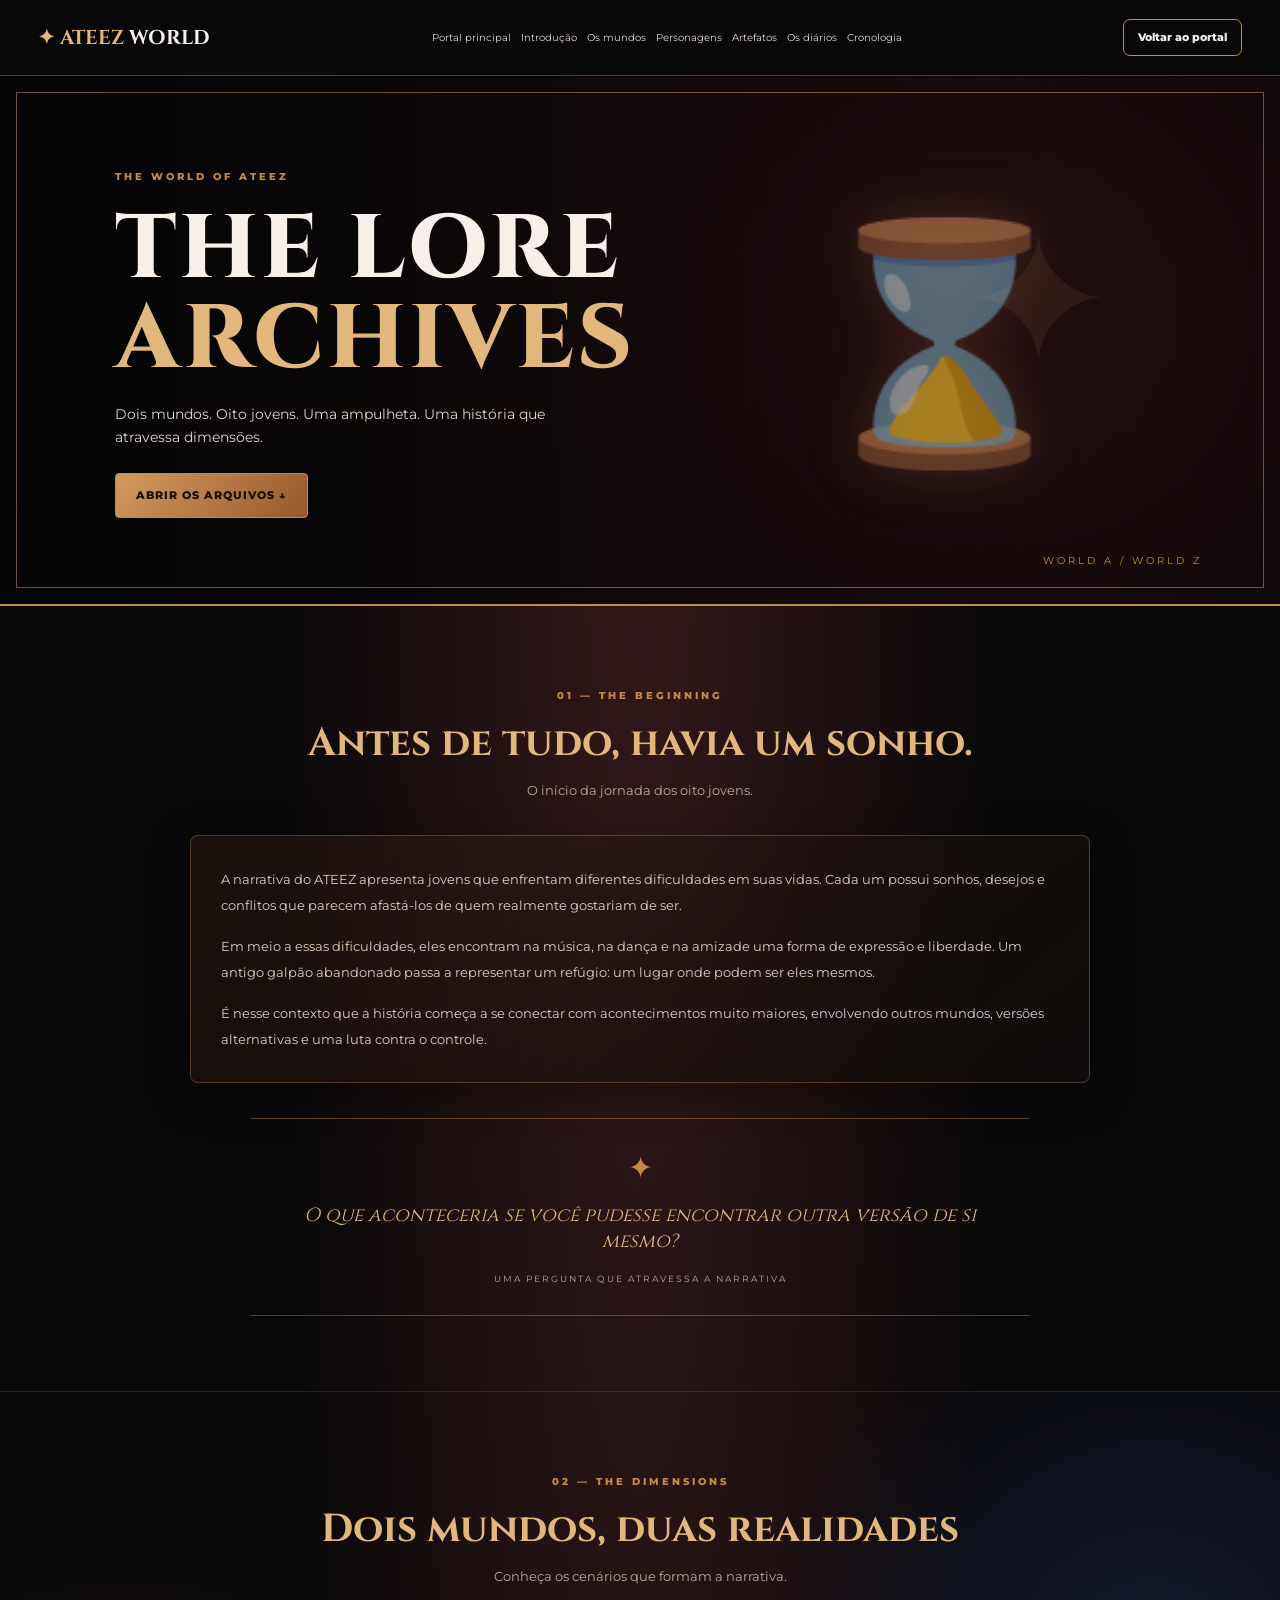
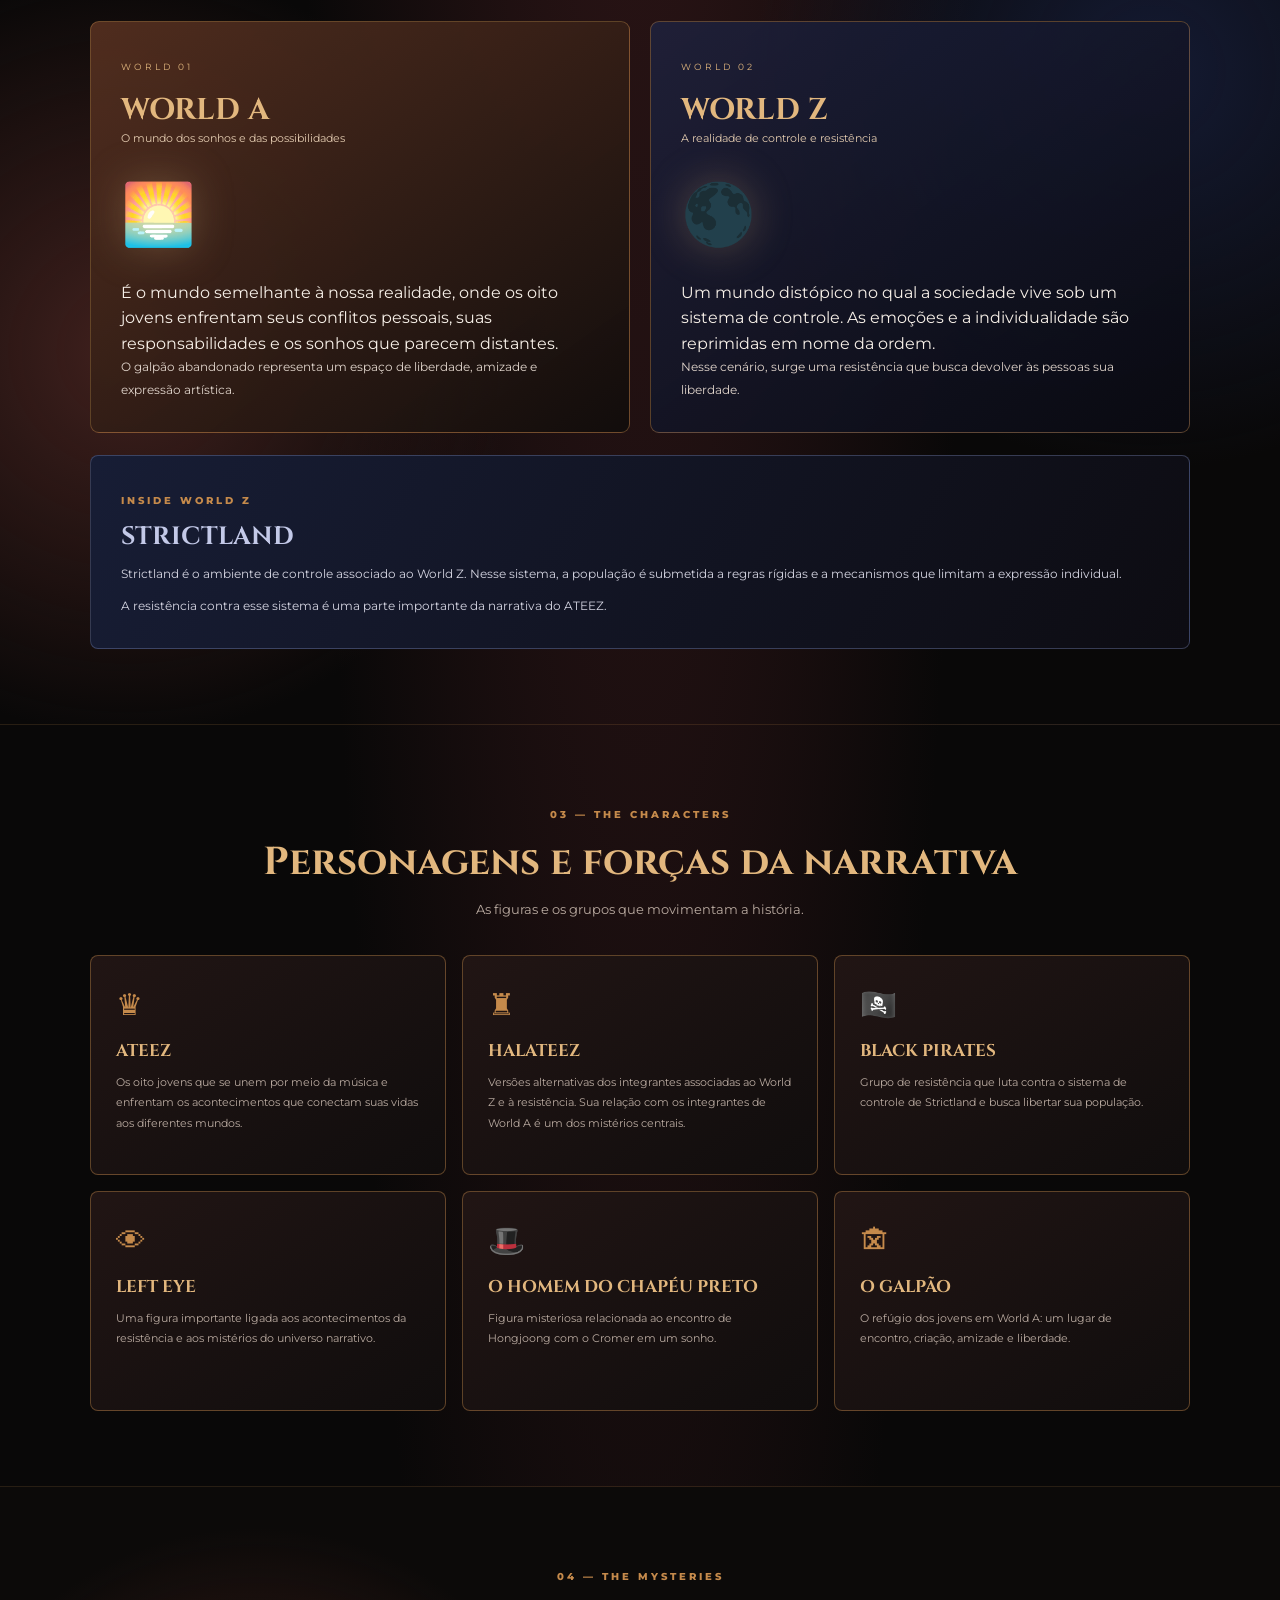
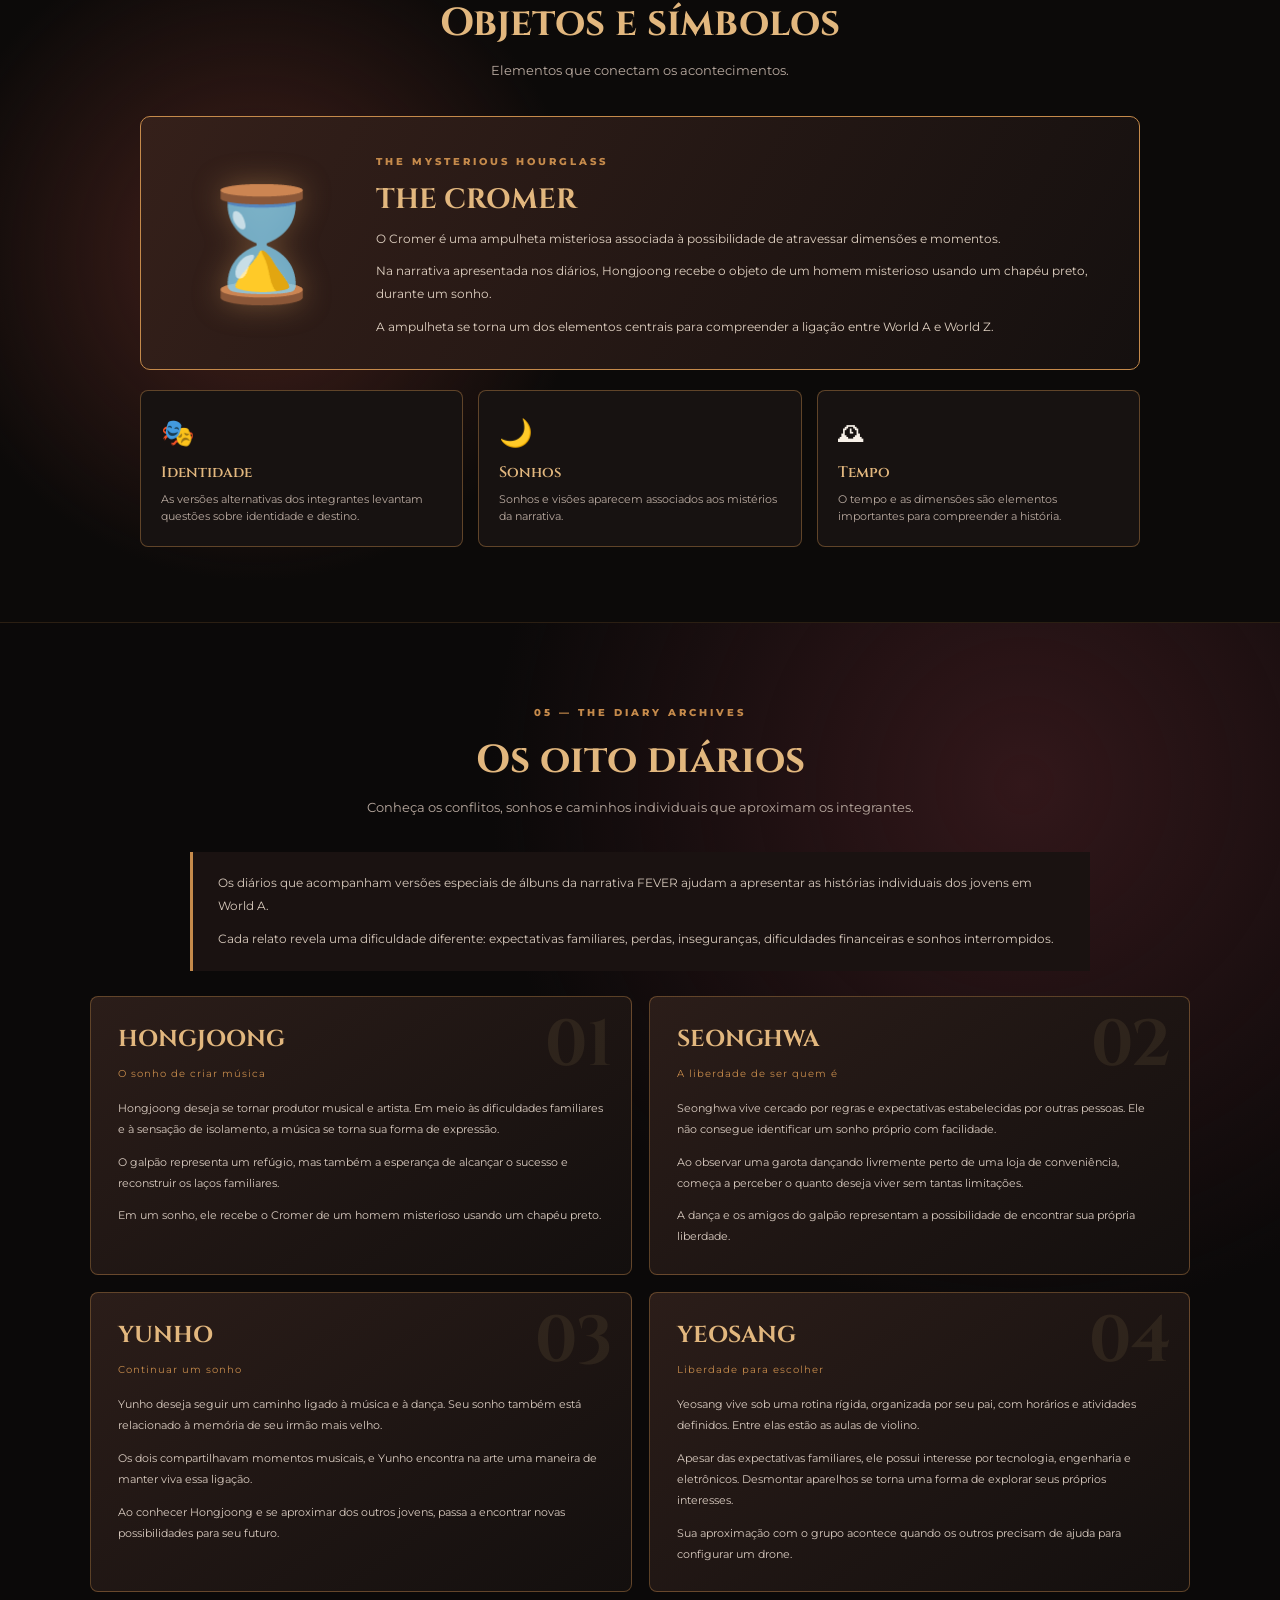
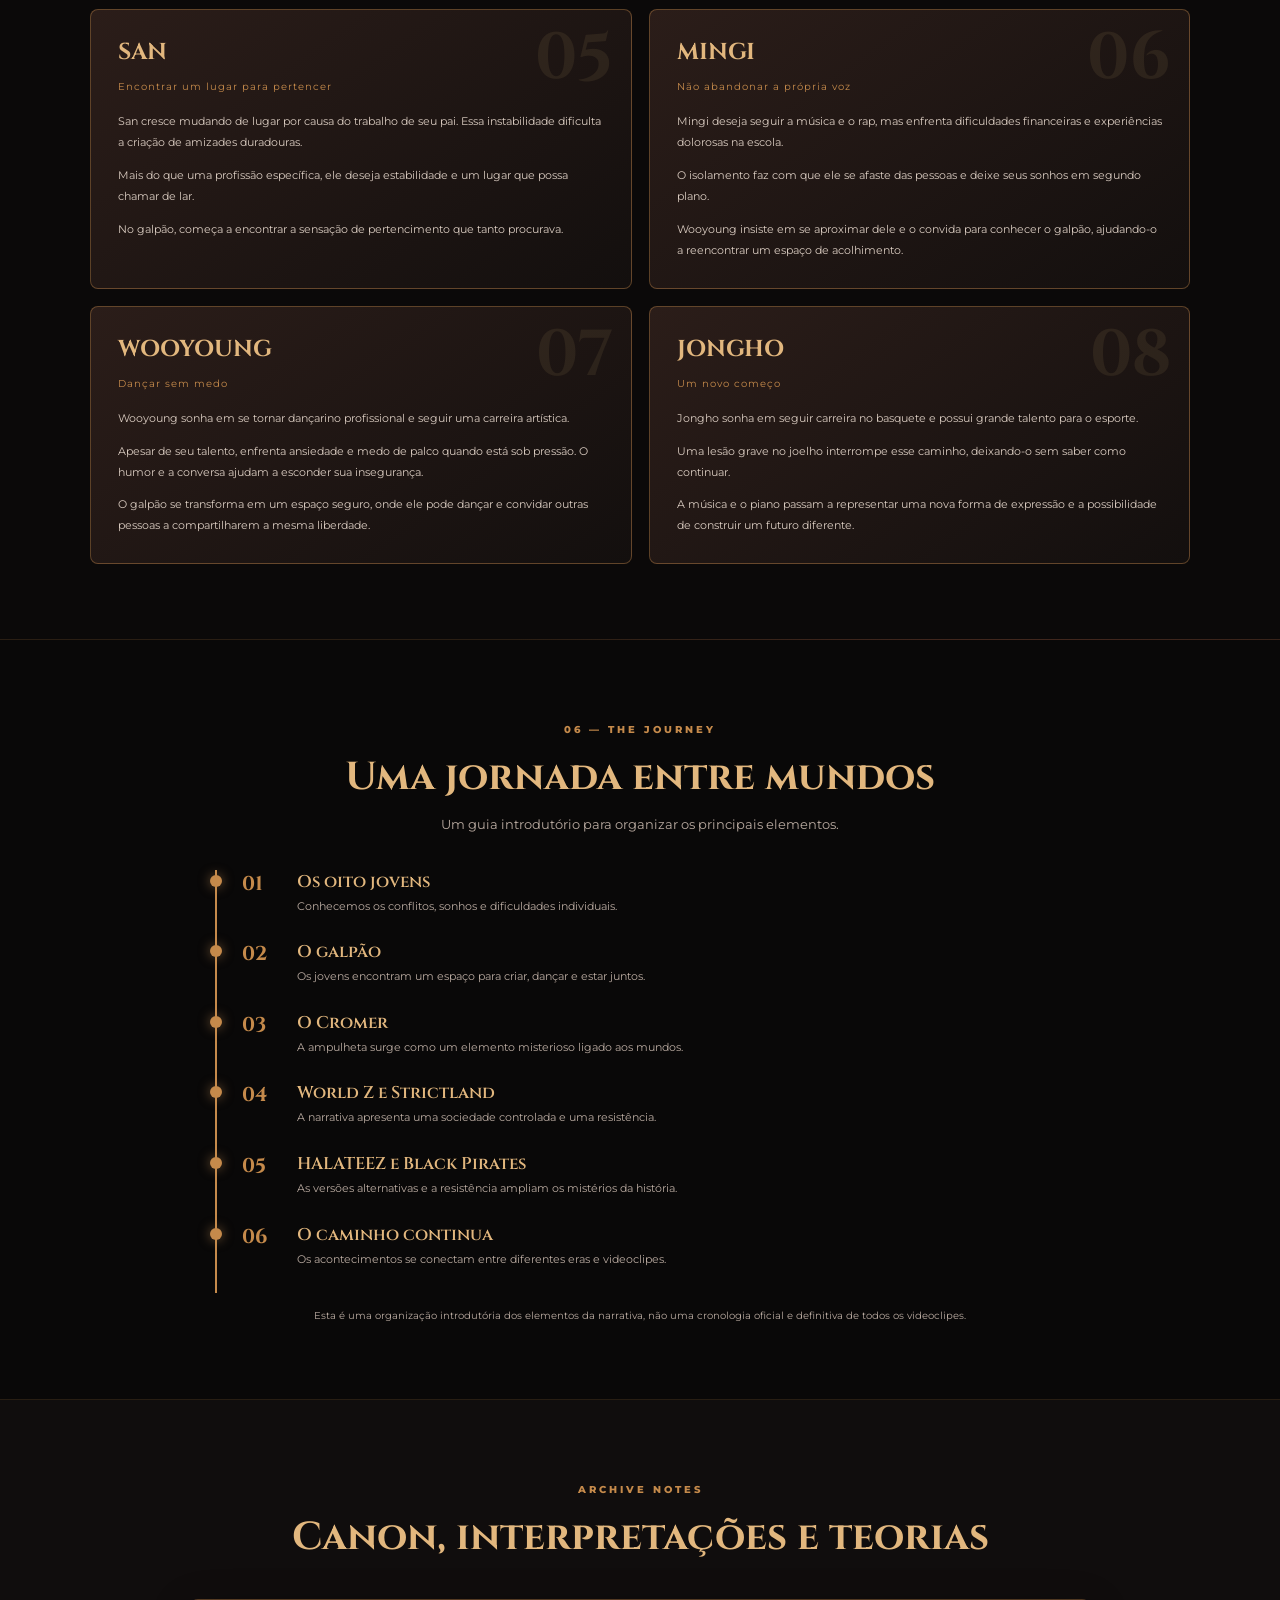
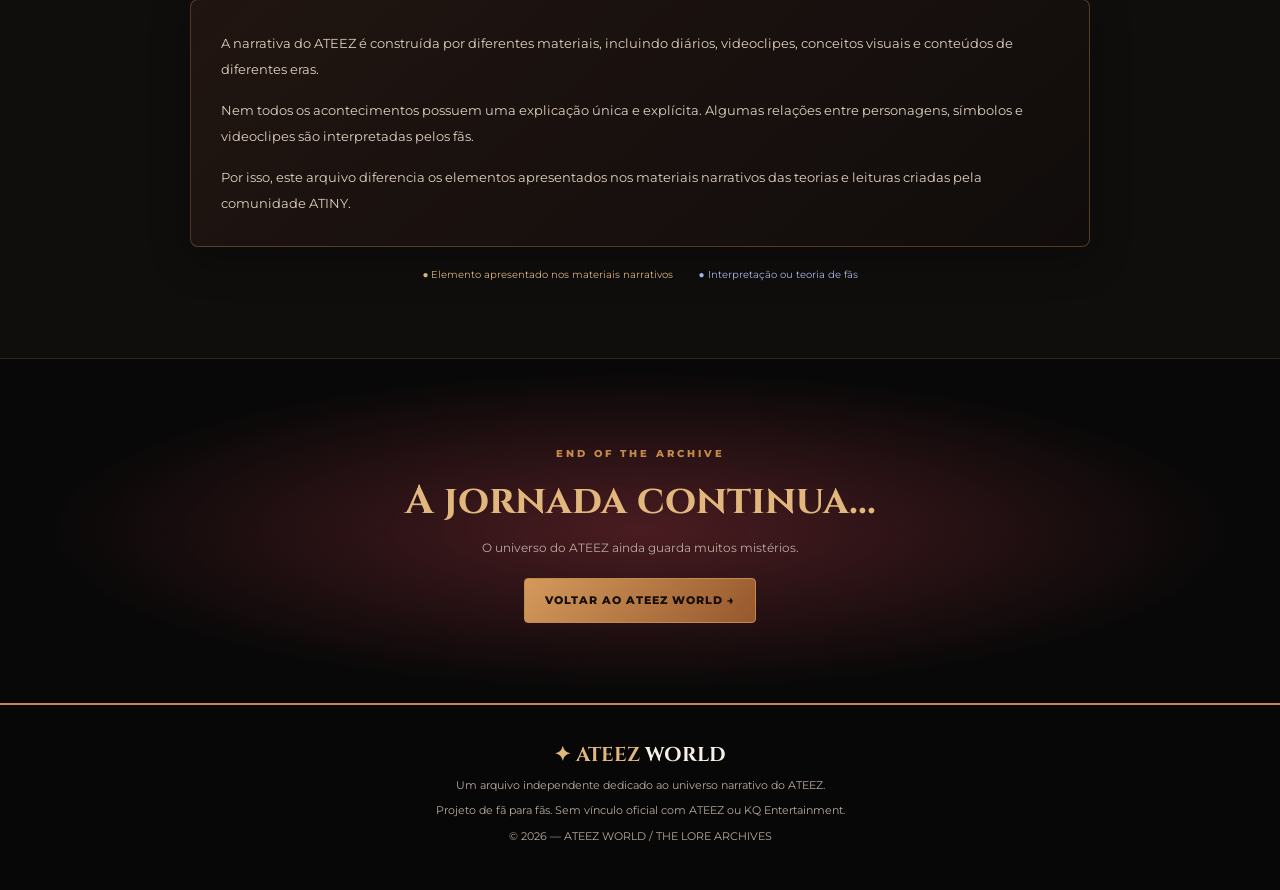
<file: lore.html>
<!DOCTYPE html>
<html lang="pt-BR">
<head>
    <meta charset="UTF-8">
    <meta name="viewport" content="width=device-width, initial-scale=1.0">

    <meta name="description" content="ATEEZ WORLD — Explore a lore do ATEEZ, World A, World Z, Cromer, HALATEEZ e os diários dos oito integrantes.">

    <title>ATEEZ WORLD | The Lore Archives</title>

    <link rel="preconnect" href="https://fonts.googleapis.com">
    <link rel="preconnect" href="https://fonts.gstatic.com" crossorigin>

    <link href="https://fonts.googleapis.com/css2?family=Cinzel:wght@400;500;600;700;800&family=Montserrat:wght@400;500;600;700;800&display=swap" rel="stylesheet">

    <link rel="stylesheet" href="style.css">
    <link rel="stylesheet" href="lore.css">

    <script src="main.js" defer></script>
</head>

<body class="lore-page">

<header class="site-header">
    <a href="index.html" class="logo">✦ ATEEZ <span>WORLD</span></a>

    <button class="menu-toggle" id="menuToggle" aria-label="Abrir menu" aria-expanded="false">☰</button>

    <nav id="mainNav">
        <a href="index.html">Portal principal</a>
        <a href="#introducao">Introdução</a>
        <a href="#mundos">Os mundos</a>
        <a href="#personagens">Personagens</a>
        <a href="#artefatos">Artefatos</a>
        <a href="#diarios">Os diários</a>
        <a href="#cronologia">Cronologia</a>
    </nav>

    <div class="account-actions">
        <a href="index.html" class="outline">Voltar ao portal</a>
    </div>
</header>

<main>

    <!-- CAPA DA LORE -->
    <section class="lore-hero">
        <div class="lore-hero-content">
            <span class="eyebrow">THE WORLD OF ATEEZ</span>

            <h1>THE LORE<br><em>ARCHIVES</em></h1>

            <p>
                Dois mundos. Oito jovens. Uma ampulheta.
                Uma história que atravessa dimensões.
            </p>

            <a href="#introducao" class="lore-button">
                ABRIR OS ARQUIVOS ↓
            </a>
        </div>

        <div class="hourglass-art">⌛</div>

        <span class="hero-coordinate">WORLD A / WORLD Z</span>
    </section>


    <!-- INTRODUÇÃO -->
    <section id="introducao" class="lore-section">
        <div class="lore-heading">
            <span class="eyebrow">01 — THE BEGINNING</span>
            <h2>Antes de tudo, havia um sonho.</h2>
            <p>O início da jornada dos oito jovens.</p>
        </div>

        <div class="lore-text-panel">
            <p>
                A narrativa do ATEEZ apresenta jovens que enfrentam
                diferentes dificuldades em suas vidas. Cada um possui
                sonhos, desejos e conflitos que parecem afastá-los
                de quem realmente gostariam de ser.
            </p>

            <p>
                Em meio a essas dificuldades, eles encontram na música,
                na dança e na amizade uma forma de expressão e liberdade.
                Um antigo galpão abandonado passa a representar um refúgio:
                um lugar onde podem ser eles mesmos.
            </p>

            <p>
                É nesse contexto que a história começa a se conectar
                com acontecimentos muito maiores, envolvendo outros
                mundos, versões alternativas e uma luta contra o controle.
            </p>
        </div>

        <div class="lore-quote">
            <span>✦</span>
            <p>O que aconteceria se você pudesse encontrar outra versão de si mesmo?</p>
            <small>UMA PERGUNTA QUE ATRAVESSA A NARRATIVA</small>
        </div>
    </section>


    <!-- OS MUNDOS -->
    <section id="mundos" class="lore-section worlds-section">
        <div class="lore-heading">
            <span class="eyebrow">02 — THE DIMENSIONS</span>
            <h2>Dois mundos, duas realidades</h2>
            <p>Conheça os cenários que formam a narrativa.</p>
        </div>

        <div class="world-grid">

            <article class="world-card world-a">
                <span class="world-number">WORLD 01</span>
                <h3>WORLD A</h3>
                <p class="world-subtitle">O mundo dos sonhos e das possibilidades</p>

                <div class="world-symbol">🌅</div>

                <p>
                    É o mundo semelhante à nossa realidade, onde os oito
                    jovens enfrentam seus conflitos pessoais, suas
                    responsabilidades e os sonhos que parecem distantes.
                </p>

                <p>
                    O galpão abandonado representa um espaço de liberdade,
                    amizade e expressão artística.
                </p>
            </article>

            <article class="world-card world-z">
                <span class="world-number">WORLD 02</span>
                <h3>WORLD Z</h3>
                <p class="world-subtitle">A realidade de controle e resistência</p>

                <div class="world-symbol">🌑</div>

                <p>
                    Um mundo distópico no qual a sociedade vive sob
                    um sistema de controle. As emoções e a individualidade
                    são reprimidas em nome da ordem.
                </p>

                <p>
                    Nesse cenário, surge uma resistência que busca
                    devolver às pessoas sua liberdade.
                </p>
            </article>

        </div>

        <div class="strictland-panel">
            <span class="eyebrow">INSIDE WORLD Z</span>
            <h3>STRICTLAND</h3>

            <p>
                Strictland é o ambiente de controle associado ao World Z.
                Nesse sistema, a população é submetida a regras rígidas
                e a mecanismos que limitam a expressão individual.
            </p>

            <p>
                A resistência contra esse sistema é uma parte importante
                da narrativa do ATEEZ.
            </p>
        </div>
    </section>


    <!-- PERSONAGENS E GRUPOS -->
    <section id="personagens" class="lore-section">
        <div class="lore-heading">
            <span class="eyebrow">03 — THE CHARACTERS</span>
            <h2>Personagens e forças da narrativa</h2>
            <p>As figuras e os grupos que movimentam a história.</p>
        </div>

        <div class="lore-character-grid">

            <article class="lore-character">
                <span class="character-symbol">♛</span>
                <h3>ATEEZ</h3>
                <p>
                    Os oito jovens que se unem por meio da música e
                    enfrentam os acontecimentos que conectam suas vidas
                    aos diferentes mundos.
                </p>
            </article>

            <article class="lore-character">
                <span class="character-symbol">♜</span>
                <h3>HALATEEZ</h3>
                <p>
                    Versões alternativas dos integrantes associadas
                    ao World Z e à resistência. Sua relação com os
                    integrantes de World A é um dos mistérios centrais.
                </p>
            </article>

            <article class="lore-character">
                <span class="character-symbol">🏴‍☠️</span>
                <h3>BLACK PIRATES</h3>
                <p>
                    Grupo de resistência que luta contra o sistema
                    de controle de Strictland e busca libertar sua população.
                </p>
            </article>

            <article class="lore-character">
                <span class="character-symbol">👁</span>
                <h3>LEFT EYE</h3>
                <p>
                    Uma figura importante ligada aos acontecimentos
                    da resistência e aos mistérios do universo narrativo.
                </p>
            </article>

            <article class="lore-character">
                <span class="character-symbol">🎩</span>
                <h3>O HOMEM DO CHAPÉU PRETO</h3>
                <p>
                    Figura misteriosa relacionada ao encontro de Hongjoong
                    com o Cromer em um sonho.
                </p>
            </article>

            <article class="lore-character">
                <span class="character-symbol">🏚</span>
                <h3>O GALPÃO</h3>
                <p>
                    O refúgio dos jovens em World A: um lugar de encontro,
                    criação, amizade e liberdade.
                </p>
            </article>

        </div>
    </section>


    <!-- ARTEFATOS -->
    <section id="artefatos" class="lore-section artifact-section">
        <div class="lore-heading">
            <span class="eyebrow">04 — THE MYSTERIES</span>
            <h2>Objetos e símbolos</h2>
            <p>Elementos que conectam os acontecimentos.</p>
        </div>

        <article class="artifact-card">
            <div class="artifact-icon">⌛</div>

            <div>
                <span class="eyebrow">THE MYSTERIOUS HOURGLASS</span>
                <h3>THE CROMER</h3>

                <p>
                    O Cromer é uma ampulheta misteriosa associada
                    à possibilidade de atravessar dimensões e momentos.
                </p>

                <p>
                    Na narrativa apresentada nos diários, Hongjoong
                    recebe o objeto de um homem misterioso usando
                    um chapéu preto, durante um sonho.
                </p>

                <p>
                    A ampulheta se torna um dos elementos centrais
                    para compreender a ligação entre World A e World Z.
                </p>
            </div>
        </article>

        <div class="artifact-mini-grid">
            <article>
                <span>🎭</span>
                <h3>Identidade</h3>
                <p>As versões alternativas dos integrantes levantam questões sobre identidade e destino.</p>
            </article>

            <article>
                <span>🌙</span>
                <h3>Sonhos</h3>
                <p>Sonhos e visões aparecem associados aos mistérios da narrativa.</p>
            </article>

            <article>
                <span>🕰</span>
                <h3>Tempo</h3>
                <p>O tempo e as dimensões são elementos importantes para compreender a história.</p>
            </article>
        </div>
    </section>


    <!-- DIÁRIOS -->
    <section id="diarios" class="lore-section diary-section">
        <div class="lore-heading">
            <span class="eyebrow">05 — THE DIARY ARCHIVES</span>
            <h2>Os oito diários</h2>
            <p>
                Conheça os conflitos, sonhos e caminhos individuais
                que aproximam os integrantes.
            </p>
        </div>

        <div class="diary-intro">
            <p>
                Os diários que acompanham versões especiais de álbuns
                da narrativa FEVER ajudam a apresentar as histórias
                individuais dos jovens em World A.
            </p>

            <p>
                Cada relato revela uma dificuldade diferente:
                expectativas familiares, perdas, inseguranças,
                dificuldades financeiras e sonhos interrompidos.
            </p>
        </div>

        <div class="diary-grid">

            <article class="diary-card">
                <div class="diary-number">01</div>
                <h3>HONGJOONG</h3>
                <span class="diary-theme">O sonho de criar música</span>

                <p>
                    Hongjoong deseja se tornar produtor musical e artista.
                    Em meio às dificuldades familiares e à sensação de
                    isolamento, a música se torna sua forma de expressão.
                </p>

                <p>
                    O galpão representa um refúgio, mas também a esperança
                    de alcançar o sucesso e reconstruir os laços familiares.
                </p>

                <p>
                    Em um sonho, ele recebe o Cromer de um homem misterioso
                    usando um chapéu preto.
                </p>
            </article>


            <article class="diary-card">
                <div class="diary-number">02</div>
                <h3>SEONGHWA</h3>
                <span class="diary-theme">A liberdade de ser quem é</span>

                <p>
                    Seonghwa vive cercado por regras e expectativas
                    estabelecidas por outras pessoas. Ele não consegue
                    identificar um sonho próprio com facilidade.
                </p>

                <p>
                    Ao observar uma garota dançando livremente perto
                    de uma loja de conveniência, começa a perceber
                    o quanto deseja viver sem tantas limitações.
                </p>

                <p>
                    A dança e os amigos do galpão representam
                    a possibilidade de encontrar sua própria liberdade.
                </p>
            </article>


            <article class="diary-card">
                <div class="diary-number">03</div>
                <h3>YUNHO</h3>
                <span class="diary-theme">Continuar um sonho</span>

                <p>
                    Yunho deseja seguir um caminho ligado à música
                    e à dança. Seu sonho também está relacionado
                    à memória de seu irmão mais velho.
                </p>

                <p>
                    Os dois compartilhavam momentos musicais,
                    e Yunho encontra na arte uma maneira de manter
                    viva essa ligação.
                </p>

                <p>
                    Ao conhecer Hongjoong e se aproximar dos outros jovens,
                    passa a encontrar novas possibilidades para seu futuro.
                </p>
            </article>


            <article class="diary-card">
                <div class="diary-number">04</div>
                <h3>YEOSANG</h3>
                <span class="diary-theme">Liberdade para escolher</span>

                <p>
                    Yeosang vive sob uma rotina rígida, organizada
                    por seu pai, com horários e atividades definidos.
                    Entre elas estão as aulas de violino.
                </p>

                <p>
                    Apesar das expectativas familiares, ele possui
                    interesse por tecnologia, engenharia e eletrônicos.
                    Desmontar aparelhos se torna uma forma de explorar
                    seus próprios interesses.
                </p>

                <p>
                    Sua aproximação com o grupo acontece quando os outros
                    precisam de ajuda para configurar um drone.
                </p>
            </article>


            <article class="diary-card">
                <div class="diary-number">05</div>
                <h3>SAN</h3>
                <span class="diary-theme">Encontrar um lugar para pertencer</span>

                <p>
                    San cresce mudando de lugar por causa do trabalho
                    de seu pai. Essa instabilidade dificulta a criação
                    de amizades duradouras.
                </p>

                <p>
                    Mais do que uma profissão específica, ele deseja
                    estabilidade e um lugar que possa chamar de lar.
                </p>

                <p>
                    No galpão, começa a encontrar a sensação de
                    pertencimento que tanto procurava.
                </p>
            </article>


            <article class="diary-card">
                <div class="diary-number">06</div>
                <h3>MINGI</h3>
                <span class="diary-theme">Não abandonar a própria voz</span>

                <p>
                    Mingi deseja seguir a música e o rap, mas enfrenta
                    dificuldades financeiras e experiências dolorosas
                    na escola.
                </p>

                <p>
                    O isolamento faz com que ele se afaste das pessoas
                    e deixe seus sonhos em segundo plano.
                </p>

                <p>
                    Wooyoung insiste em se aproximar dele e o convida
                    para conhecer o galpão, ajudando-o a reencontrar
                    um espaço de acolhimento.
                </p>
            </article>


            <article class="diary-card">
                <div class="diary-number">07</div>
                <h3>WOOYOUNG</h3>
                <span class="diary-theme">Dançar sem medo</span>

                <p>
                    Wooyoung sonha em se tornar dançarino profissional
                    e seguir uma carreira artística.
                </p>

                <p>
                    Apesar de seu talento, enfrenta ansiedade e medo
                    de palco quando está sob pressão. O humor e a
                    conversa ajudam a esconder sua insegurança.
                </p>

                <p>
                    O galpão se transforma em um espaço seguro,
                    onde ele pode dançar e convidar outras pessoas
                    a compartilharem a mesma liberdade.
                </p>
            </article>


            <article class="diary-card">
                <div class="diary-number">08</div>
                <h3>JONGHO</h3>
                <span class="diary-theme">Um novo começo</span>

                <p>
                    Jongho sonha em seguir carreira no basquete
                    e possui grande talento para o esporte.
                </p>

                <p>
                    Uma lesão grave no joelho interrompe esse caminho,
                    deixando-o sem saber como continuar.
                </p>

                <p>
                    A música e o piano passam a representar uma nova
                    forma de expressão e a possibilidade de construir
                    um futuro diferente.
                </p>
            </article>

        </div>
    </section>


    <!-- CRONOLOGIA -->
    <section id="cronologia" class="lore-section">
        <div class="lore-heading">
            <span class="eyebrow">06 — THE JOURNEY</span>
            <h2>Uma jornada entre mundos</h2>
            <p>Um guia introdutório para organizar os principais elementos.</p>
        </div>

        <div class="lore-timeline">

            <article>
                <span>01</span>
                <div>
                    <h3>Os oito jovens</h3>
                    <p>Conhecemos os conflitos, sonhos e dificuldades individuais.</p>
                </div>
            </article>

            <article>
                <span>02</span>
                <div>
                    <h3>O galpão</h3>
                    <p>Os jovens encontram um espaço para criar, dançar e estar juntos.</p>
                </div>
            </article>

            <article>
                <span>03</span>
                <div>
                    <h3>O Cromer</h3>
                    <p>A ampulheta surge como um elemento misterioso ligado aos mundos.</p>
                </div>
            </article>

            <article>
                <span>04</span>
                <div>
                    <h3>World Z e Strictland</h3>
                    <p>A narrativa apresenta uma sociedade controlada e uma resistência.</p>
                </div>
            </article>

            <article>
                <span>05</span>
                <div>
                    <h3>HALATEEZ e Black Pirates</h3>
                    <p>As versões alternativas e a resistência ampliam os mistérios da história.</p>
                </div>
            </article>

            <article>
                <span>06</span>
                <div>
                    <h3>O caminho continua</h3>
                    <p>Os acontecimentos se conectam entre diferentes eras e videoclipes.</p>
                </div>
            </article>

        </div>

        <p class="lore-disclaimer">
            Esta é uma organização introdutória dos elementos da narrativa,
            não uma cronologia oficial e definitiva de todos os videoclipes.
        </p>
    </section>


    <!-- NOTA SOBRE CANON E TEORIAS -->
    <section class="lore-section lore-notes">
        <div class="lore-heading">
            <span class="eyebrow">ARCHIVE NOTES</span>
            <h2>Canon, interpretações e teorias</h2>
        </div>

        <div class="lore-text-panel">
            <p>
                A narrativa do ATEEZ é construída por diferentes materiais,
                incluindo diários, videoclipes, conceitos visuais e conteúdos
                de diferentes eras.
            </p>

            <p>
                Nem todos os acontecimentos possuem uma explicação única
                e explícita. Algumas relações entre personagens, símbolos
                e videoclipes são interpretadas pelos fãs.
            </p>

            <p>
                Por isso, este arquivo diferencia os elementos apresentados
                nos materiais narrativos das teorias e leituras criadas
                pela comunidade ATINY.
            </p>
        </div>

        <div class="lore-legend">
            <span class="legend-confirmed">● Elemento apresentado nos materiais narrativos</span>
            <span class="legend-theory">● Interpretação ou teoria de fãs</span>
        </div>
    </section>


    <!-- VOLTAR -->
    <section class="lore-return">
        <span class="eyebrow">END OF THE ARCHIVE</span>
        <h2>A jornada continua...</h2>
        <p>O universo do ATEEZ ainda guarda muitos mistérios.</p>
        <a href="index.html" class="lore-button">VOLTAR AO ATEEZ WORLD →</a>
    </section>

</main>

<footer>
    <a href="index.html" class="logo">✦ ATEEZ <span>WORLD</span></a>
    <p>Um arquivo independente dedicado ao universo narrativo do ATEEZ.</p>
    <p>Projeto de fã para fãs. Sem vínculo oficial com ATEEZ ou KQ Entertainment.</p>
    <small>© 2026 — ATEEZ WORLD / THE LORE ARCHIVES</small>
</footer>

</body>
</html>
</file>
<file: style.css>
:root {
    --black: #090909;
    --dark: #15110f;
    --wine: #741923;
    --wine-light: #982b3b;
    --gold: #c58a4b;
    --light: #e2b77e;
    --cream: #ead9bd;
    --white: #f7f0e8;
    --muted: #b9aaa0;
    --border: rgba(197, 138, 75, 0.42);
}

* {
    box-sizing: border-box;
    margin: 0;
    padding: 0;
    scroll-behavior: smooth;
}

body {
    background:
        radial-gradient(circle at 15% 5%, #281313 0, transparent 30%),
        radial-gradient(circle at 90% 55%, #21120f 0, transparent 25%),
        var(--black);
    color: var(--white);
    font-family: 'Montserrat', sans-serif;
    line-height: 1.6;
}

a {
    color: inherit;
    text-decoration: none;
}

button, input {
    font: inherit;
}

button {
    cursor: pointer;
}

img {
    display: block;
    max-width: 100%;
}

.hidden {
    display: none !important;
}

/* CABEÇALHO */

.site-header {
    min-height: 76px;
    padding: 12px 3%;
    display: flex;
    align-items: center;
    justify-content: space-between;
    gap: 16px;
    background: rgba(9, 9, 9, 0.97);
    border-bottom: 1px solid var(--border);
    position: sticky;
    top: 0;
    z-index: 100;
    backdrop-filter: blur(12px);
}

.logo {
    font: 700 20px 'Cinzel', serif;
    color: var(--light);
    white-space: nowrap;
}

.logo span {
    color: var(--white);
}

nav {
    display: flex;
    gap: 10px;
    justify-content: center;
    flex-wrap: wrap;
}

nav a {
    font-size: 10px;
    color: #e5d9ce;
    transition: 0.2s;
}

nav a:hover {
    color: var(--light);
}

.account-actions {
    display: flex;
    gap: 7px;
    align-items: center;
}

.account-actions span {
    font-size: 11px;
    color: var(--light);
}

button, .primary, .outline {
    border-radius: 7px;
    padding: 9px 14px;
    font-weight: 800;
    font-size: 11px;
    border: 1px solid var(--gold);
}

.primary {
    display: inline-flex;
    align-items: center;
    justify-content: center;
    background: linear-gradient(135deg, #d49a5c, #a9662e);
    color: #160d08;
    transition: 0.2s;
}

.primary:hover {
    filter: brightness(1.12);
    transform: translateY(-2px);
}

.outline {
    background: transparent;
    color: var(--white);
}

.outline:hover {
    background: var(--wine);
}

.small {
    padding: 8px 11px;
}

.menu-toggle {
    display: none;
    background: transparent;
    color: var(--white);
}

/* FAIXA FROMM */

.fromm-strip {
    display: flex;
    gap: 12px;
    align-items: center;
    justify-content: center;
    flex-wrap: wrap;
    padding: 10px;
    background: #1b1110;
    border-bottom: 1px solid var(--border);
    font-size: 11px;
}

.fromm-strip span {
    color: var(--muted);
}

.fromm-strip a {
    color: var(--light);
    font-weight: 700;
}

/* HERO */

.hero {
    min-height: 470px;
    padding: 65px 8%;
    display: flex;
    align-items: center;
    position: relative;
    overflow: hidden;
    background:
        radial-gradient(ellipse at 80% 30%, #6b242c 0, transparent 35%),
        linear-gradient(110deg, #050505, #1b0c0d 60%, #090909);
    border-bottom: 2px solid var(--gold);
}

.hero::before {
    content: "";
    position: absolute;
    inset: 12px;
    border: 1px solid rgba(197, 138, 75, 0.5);
    pointer-events: none;
}

.hero::after {
    content: "✦";
    position: absolute;
    right: 16%;
    top: 15%;
    color: rgba(226, 183, 126, 0.16);
    font-size: 180px;
}

.hero-copy {
    position: relative;
    z-index: 2;
    max-width: 600px;
}

.eyebrow {
    font-size: 10px;
    letter-spacing: 3px;
    color: var(--gold);
    font-weight: 800;
}

.hero h1 {
    font: 800 clamp(48px, 8vw, 88px)/0.98 'Cinzel', serif;
    margin: 12px 0;
    text-shadow: 0 4px 20px black;
}

.hero h1 em {
    color: var(--light);
    font-style: normal;
}

.hero h2 {
    font: 600 clamp(18px, 3vw, 27px) 'Cinzel', serif;
    color: var(--light);
    margin-bottom: 12px;
}

.hero p {
    max-width: 430px;
    color: #e9ddd4;
    margin-bottom: 22px;
}

.hero-note {
    position: absolute;
    right: 9%;
    bottom: 18%;
    z-index: 2;
    font: 14px 'Cinzel', serif;
    color: var(--light);
    text-align: center;
    transform: rotate(-6deg);
}

.hero-decoration {
    position: absolute;
    right: 22%;
    bottom: 8%;
    font-size: 75px;
    opacity: 0.45;
    transform: rotate(-12deg);
}

/* ATALHOS */

.quick-links {
    display: grid;
    grid-template-columns: repeat(6, 1fr);
    gap: 12px;
    padding: 22px 3%;
}

.quick-card, .tile, .paper, .price-card,
.news-card, .split-panel, .merch-panel {
    background: linear-gradient(145deg, #1c1513, #0e0d0d);
    border: 1px solid var(--border);
    border-radius: 12px;
    box-shadow: 0 8px 25px #0004;
}

.quick-card {
    text-align: center;
    padding: 17px 8px;
    transition: 0.25s;
}

.quick-card:hover, .tile:hover, .news-card:hover {
    transform: translateY(-4px);
    border-color: var(--light);
}

.quick-card span, .tile > span {
    font-size: 27px;
    color: var(--gold);
}

.quick-card h3, .tile h3 {
    font: 700 13px 'Cinzel', serif;
    color: var(--light);
    margin: 6px 0;
}

.quick-card p {
    font-size: 10px;
    color: var(--muted);
}

/* SEÇÕES */

.section {
    padding: 58px 6%;
    border-top: 1px solid #c58a4b26;
    scroll-margin-top: 100px;
}

.section-heading {
    text-align: center;
    max-width: 760px;
    margin: 0 auto 32px;
}

.section-heading h2 {
    font: 700 clamp(24px, 4vw, 36px) 'Cinzel', serif;
    color: var(--light);
    margin: 7px 0;
}

.section-heading p {
    font-size: 13px;
    color: var(--muted);
}

.paper {
    max-width: 900px;
    margin: auto;
    padding: 28px;
    background: linear-gradient(145deg, #342519, #1c1511);
}

.paper h3 {
    font: 700 20px 'Cinzel', serif;
    color: var(--light);
    margin-bottom: 9px;
}

.paper p {
    color: #e4d4c1;
    font-size: 13px;
    margin-bottom: 12px;
}

.paper a, .tile a {
    color: var(--light);
    font-size: 12px;
    font-weight: 700;
}

/* GRIDS */

.grid {
    display: grid;
    grid-template-columns: repeat(4, minmax(0, 1fr));
    gap: 18px;
}

/* INTEGRANTES */

.member-card {
    overflow: hidden;
    text-align: center;
    background: linear-gradient(145deg, #211615, #100d0d);
    border: 1px solid var(--border);
    border-radius: 13px;
    transition: 0.25s;
}

.member-card:hover {
    transform: translateY(-5px);
    border-color: var(--light);
    box-shadow: 0 12px 30px #0008;
}

.member-image {
    width: 100%;
    aspect-ratio: 4 / 5;
    object-fit: cover;
    object-position: center top;
    background: #241514;
}

.member-info {
    padding: 17px 13px 20px;
}

.member-number {
    font: 30px 'Cinzel', serif;
    color: var(--gold);
}

.member-card h3 {
    font: 700 18px 'Cinzel', serif;
    color: var(--light);
    margin: 5px 0;
}

.member-card p {
    font-size: 11px;
    color: var(--muted);
}

.member-role {
    display: inline-block;
    margin-top: 11px;
    padding: 5px 10px;
    border-radius: 20px;
    background: #3a1b18;
    color: var(--light);
    font-size: 10px;
}

/* HISTÓRIA */

.timeline {
    max-width: 760px;
    margin: auto;
    border-left: 2px solid var(--gold);
    padding-left: 24px;
}

.timeline article {
    position: relative;
    padding-bottom: 24px;
    display: flex;
    gap: 18px;
}

.timeline article::before {
    content: "";
    position: absolute;
    left: -31px;
    top: 5px;
    width: 12px;
    height: 12px;
    border-radius: 50%;
    background: var(--gold);
}

.timeline article > b {
    color: var(--gold);
    font-size: 12px;
    min-width: 85px;
}

.timeline h3 {
    font: 600 16px 'Cinzel', serif;
    color: var(--light);
}

.timeline p, .note {
    font-size: 11px;
    color: var(--muted);
}

/* TILES */

.tile {
    padding: 20px;
    transition: 0.25s;
}

.tile h3 {
    font-size: 16px;
}

.tile p {
    font-size: 11px;
    color: var(--muted);
}

.tile a {
    display: inline-block;
    margin-top: 12px;
}

/* PRÉVIA DA LORE */

.lore-preview-art {
    max-width: 1000px;
    margin: auto;
    padding: 28px;
    display: grid;
    grid-template-columns: 0.8fr 2fr;
    gap: 24px;
    align-items: center;
    background:
        radial-gradient(circle at 15% 50%, #6b292d, transparent 50%),
        linear-gradient(120deg, #281616, #100d0d);
    border: 1px solid var(--border);
    border-radius: 16px;
}

.lore-symbol {
    font-size: 110px;
    text-align: center;
    color: var(--gold);
}

.lore-preview-art h3 {
    font: 700 25px 'Cinzel', serif;
    color: var(--light);
    margin: 8px 0;
}

.lore-preview-art p {
    color: var(--muted);
    font-size: 13px;
    margin-bottom: 17px;
}

/* ANITEEZ */

.aniteez-section {
    background:
        radial-gradient(circle at 10% 30%, #361b20 0, transparent 25%),
        radial-gradient(circle at 90% 70%, #29151a 0, transparent 25%);
}

.aniteez-banner {
    max-width: 1000px;
    margin: 0 auto 28px;
    padding: 18px;
    display: grid;
    grid-template-columns: 1.2fr 1fr;
    gap: 25px;
    align-items: center;
    background: linear-gradient(135deg, #2a1718, #171010);
    border: 1px solid var(--border);
    border-radius: 16px;
}

.aniteez-banner img {
    width: 100%;
    max-height: 310px;
    object-fit: contain;
    border-radius: 10px;
    background: #100d0d;
}

.aniteez-banner h3 {
    font: 700 24px 'Cinzel', serif;
    color: var(--light);
    margin: 10px 0;
}

.aniteez-banner p {
    color: var(--muted);
    font-size: 13px;
}

.aniteez-card {
    overflow: hidden;
    text-align: center;
    background: linear-gradient(145deg, #291a1b, #171112);
    border: 1px solid rgba(226, 183, 126, 0.35);
    border-radius: 16px;
    transition: 0.25s;
}

.aniteez-card:hover {
    transform: translateY(-6px) rotate(-0.5deg);
    border-color: #e2b77e;
    box-shadow: 0 12px 28px #0007;
}

.aniteez-image {
    width: 100%;
    aspect-ratio: 1 / 1;
    object-fit: contain;
    padding: 12px;
    background: #f5eee7;
}

.aniteez-info {
    padding: 15px 12px 18px;
}

.aniteez-info h3 {
    font: 700 17px 'Cinzel', serif;
    color: var(--light);
    margin-bottom: 4px;
}

.aniteez-info p {
    font-size: 11px;
    color: var(--muted);
}

.aniteez-info span {
    display: inline-block;
    margin-top: 9px;
    padding: 5px 10px;
    background: #3a1b25;
    color: var(--cream);
    border-radius: 20px;
    font-size: 10px;
}

/* NOTÍCIAS */

.news-card {
    padding: 20px;
    transition: 0.2s;
}

.news-card time {
    color: var(--gold);
    font-size: 10px;
}

.news-card h3 {
    font: 600 16px 'Cinzel', serif;
    color: var(--light);
    margin: 8px 0;
}

.news-card p {
    font-size: 12px;
    color: var(--muted);
}

.news-card a {
    display: inline-block;
    margin-top: 10px;
    color: var(--gold);
    font-size: 11px;
}

/* VÍDEOS */

.filters {
    display: flex;
    gap: 8px;
    justify-content: center;
    flex-wrap: wrap;
    margin-bottom: 22px;
}

.filter {
    border-radius: 22px;
    background: transparent;
    color: var(--white);
    border: 1px solid var(--border);
}

.filter.active, .filter:hover {
    background: var(--gold);
    color: #160d08;
}

.video-card {
    overflow: hidden;
    border: 1px solid var(--border);
    border-radius: 12px;
    background: #171211;
}

.video-art {
    min-height: 130px;
    display: grid;
    place-items: center;
    background: radial-gradient(circle, #722b27, #211110 72%);
    font-size: 38px;
    color: var(--light);
}

.video-card h3 {
    font: 600 14px 'Cinzel', serif;
    color: var(--light);
    padding: 12px;
}

.video-card a {
    display: block;
    padding: 0 12px 13px;
    color: var(--gold);
    font-size: 11px;
}

/* FROMM */

.split-panel {
    max-width: 1000px;
    margin: auto;
    padding: 28px;
    display: grid;
    grid-template-columns: 2fr 1fr;
    gap: 24px;
    align-items: center;
}

.split-panel h3 {
    font: 700 20px 'Cinzel', serif;
    color: var(--light);
    margin-bottom: 10px;
}

.split-panel p {
    font-size: 12px;
    color: #d4c6ba;
    margin-bottom: 13px;
}

.split-panel aside {
    text-align: center;
    padding: 24px;
    background: #351619;
    border: 1px solid var(--border);
    border-radius: 10px;
}

.split-panel aside span {
    font-size: 40px;
}

/* COLECIONÁVEIS */

.price-grid {
    display: grid;
    grid-template-columns: 1fr 1.5fr;
    gap: 16px;
    max-width: 1000px;
    margin: auto;
}

.price-card {
    padding: 23px;
}

.price-card h3 {
    font: 700 17px 'Cinzel', serif;
    color: var(--light);
    margin-bottom: 13px;
}

.price-card p, .price-card small {
    font-size: 11px;
    color: var(--muted);
}

.big-price {
    display: block;
    font-size: 32px;
    color: var(--gold);
    margin: 8px 0;
}

.price-row {
    display: flex;
    justify-content: space-between;
    gap: 12px;
    padding: 9px 0;
    border-bottom: 1px solid #c58a4b30;
    font-size: 11px;
}

.price-row b {
    color: var(--light);
    text-align: right;
}

/* MERCH */

.merch-panel {
    max-width: 1000px;
    margin: auto;
    padding: 30px;
    display: grid;
    grid-template-columns: 1fr 2fr;
    gap: 25px;
    align-items: center;
    background: linear-gradient(110deg, #291311, #0e0d0d);
}

.merch-art {
    font-size: 90px;
    text-align: center;
}

.merch-panel h3 {
    font: 700 23px 'Cinzel', serif;
    color: var(--light);
    margin-bottom: 10px;
}

.merch-panel p {
    font-size: 13px;
    color: #e0d0c2;
    margin-bottom: 18px;
}

/* LOGIN */

dialog {
    width: min(440px, 92%);
    margin: auto;
    padding: 0;
    border: 1px solid var(--gold);
    border-radius: 14px;
    background: #15100f;
    color: var(--white);
}

dialog::backdrop {
    background: #000c;
    backdrop-filter: blur(4px);
}

.dialog-content {
    padding: 30px;
}

.dialog-content h2 {
    font: 700 22px 'Cinzel', serif;
    color: var(--light);
    margin: 8px 0;
}

.dialog-content p, .dialog-content small {
    font-size: 11px;
    color: var(--muted);
}

.dialog-content form {
    display: grid;
    gap: 8px;
    margin: 15px 0;
}

.dialog-content label {
    font-size: 11px;
    color: var(--light);
}

.dialog-content input {
    padding: 12px;
    border: 1px solid var(--border);
    border-radius: 7px;
    background: #090909;
    color: var(--white);
}

.dialog-content button {
    margin-top: 8px;
}

.dialog-close {
    float: right;
    background: none;
    border: 0;
    color: var(--white);
    font-size: 27px;
}

/* RODAPÉ */

footer {
    text-align: center;
    padding: 36px 20px;
    background: #080707;
    border-top: 2px solid var(--gold);
}

footer p, footer small {
    display: block;
    color: var(--muted);
    font-size: 11px;
    margin: 8px;
}

/* RESPONSIVIDADE */

@media (max-width: 1100px) {
    nav {
        gap: 7px;
    }

    nav a {
        font-size: 9px;
    }

    .quick-links {
        grid-template-columns: repeat(3, 1fr);
    }

    .grid {
        grid-template-columns: repeat(2, minmax(0, 1fr));
    }
}

@media (max-width: 760px) {
    .site-header {
        flex-wrap: wrap;
    }

    .menu-toggle {
        display: block;
    }

    .site-header nav {
        display: none;
        order: 4;
        width: 100%;
        flex-direction: column;
        align-items: stretch;
    }

    .site-header nav.open {
        display: flex;
    }

    .site-header nav a {
        padding: 7px;
        font-size: 12px;
    }

    .account-actions {
        width: 100%;
        justify-content: flex-end;
    }

    .fromm-strip span {
        display: none;
    }

    .hero {
        min-height: 390px;
        padding: 55px 7%;
    }

    .hero-note, .hero-decoration {
        display: none;
    }

    .quick-links {
        grid-template-columns: repeat(2, 1fr);
    }

    .section {
        padding: 45px 5%;
    }

    .grid, .price-grid, .split-panel,
    .merch-panel, .aniteez-banner,
    .lore-preview-art {
        grid-template-columns: 1fr;
    }

    .merch-art {
        font-size: 55px;
    }

    .aniteez-banner img {
        max-height: 240px;
    }

    .member-image {
        aspect-ratio: 4 / 4.5;
    }
}

@media (max-width: 400px) {
    .logo {
        font-size: 16px;
    }

    .quick-card h3 {
        font-size: 11px;
    }

    .account-actions button {
        padding: 7px 9px;
    }

    .grid {
        grid-template-columns: 1fr;
    }
}
</file>
<file: lore.css>
/* =========================================
   ATEEZ WORLD — THE LORE ARCHIVES
   Estilo exclusivo da página lore.html
========================================= */

.lore-page {
    background:
        radial-gradient(ellipse at 50% 0%, #38191b 0, transparent 40%),
        #090808;
}

/* CAPA */

.lore-hero {
    min-height: 530px;
    padding: 80px 9%;
    display: flex;
    align-items: center;
    position: relative;
    overflow: hidden;
    border-bottom: 2px solid var(--gold);

    background:
        linear-gradient(90deg, rgba(5, 5, 5, .96), rgba(20, 8, 10, .75)),
        radial-gradient(circle at 75% 45%, #782a32, transparent 40%);
}

.lore-hero::before {
    content: "";
    position: absolute;
    inset: 16px;
    border: 1px solid rgba(226, 183, 126, .45);
    pointer-events: none;
}

.lore-hero::after {
    content: "✦";
    position: absolute;
    top: 15%;
    right: 13%;
    font-size: 180px;
    color: rgba(226, 183, 126, .08);
}

.lore-hero-content {
    max-width: 650px;
    position: relative;
    z-index: 2;
}

.lore-hero h1 {
    font: 800 clamp(48px, 8vw, 90px)/1 'Cinzel', serif;
    margin: 18px 0;
    letter-spacing: 3px;
}

.lore-hero h1 em {
    color: var(--light);
    font-style: normal;
}

.lore-hero p {
    max-width: 480px;
    color: #e4d5c8;
    margin-bottom: 25px;
    font-size: 14px;
}

.lore-button {
    display: inline-flex;
    padding: 13px 20px;
    align-items: center;
    justify-content: center;
    border: 1px solid var(--gold);
    background: linear-gradient(130deg, #d49a5c, #96582d);
    color: #160c08;
    border-radius: 4px;
    font-weight: 800;
    font-size: 11px;
    letter-spacing: 1px;
    transition: .25s;
}

.lore-button:hover {
    transform: translateY(-3px);
    filter: brightness(1.15);
}

.hourglass-art {
    position: absolute;
    right: 15%;
    top: 50%;
    transform: translateY(-50%);
    font-size: clamp(110px, 20vw, 230px);
    color: rgba(226, 183, 126, .55);
    text-shadow: 0 0 55px #b979463d;
}

.hero-coordinate {
    position: absolute;
    right: 6%;
    bottom: 35px;
    color: var(--gold);
    letter-spacing: 3px;
    font-size: 10px;
}

/* SEÇÕES */

.lore-section {
    padding: 75px 7%;
    border-bottom: 1px solid rgba(197, 138, 75, .17);
    scroll-margin-top: 95px;
}

.lore-heading {
    max-width: 800px;
    text-align: center;
    margin: 0 auto 35px;
}

.lore-heading h2 {
    color: var(--light);
    font: 700 clamp(25px, 4vw, 39px) 'Cinzel', serif;
    margin: 10px 0;
}

.lore-heading p {
    color: var(--muted);
    font-size: 13px;
}

/* TEXTO */

.lore-text-panel {
    max-width: 900px;
    margin: auto;
    padding: 30px;
    border: 1px solid rgba(197, 138, 75, .35);
    background:
        linear-gradient(140deg, rgba(82, 46, 29, .25), rgba(17, 13, 12, .96));
    border-radius: 8px;
    box-shadow: 0 12px 40px #0005;
}

.lore-text-panel p {
    font-size: 13px;
    color: #dfd0c1;
    line-height: 2;
    margin-bottom: 15px;
}

.lore-text-panel p:last-child {
    margin-bottom: 0;
}

/* FRASE */

.lore-quote {
    max-width: 780px;
    margin: 35px auto 0;
    text-align: center;
    padding: 25px;
    border-top: 1px solid var(--border);
    border-bottom: 1px solid var(--border);
}

.lore-quote span {
    color: var(--gold);
    font-size: 30px;
}

.lore-quote p {
    font: italic 19px 'Cinzel', serif;
    color: var(--light);
    margin: 10px 0;
}

.lore-quote small {
    font-size: 9px;
    color: var(--muted);
    letter-spacing: 2px;
}

/* MUNDOS */

.worlds-section {
    background:
        radial-gradient(circle at 10% 60%, #40201d 0, transparent 30%),
        radial-gradient(circle at 90% 30%, #141a32 0, transparent 30%);
}

.world-grid {
    display: grid;
    grid-template-columns: repeat(2, minmax(0, 1fr));
    gap: 20px;
    max-width: 1100px;
    margin: auto;
}

.world-card {
    padding: 30px;
    border-radius: 9px;
    min-height: 360px;
    border: 1px solid var(--border);
    position: relative;
    overflow: hidden;
}

.world-a {
    background:
        linear-gradient(145deg, rgba(91, 51, 34, .85), rgba(17, 13, 12, .96));
}

.world-z {
    background:
        linear-gradient(145deg, rgba(30, 35, 65, .8), rgba(10, 10, 17, .97));
}

.world-number {
    font-size: 9px;
    letter-spacing: 3px;
    color: var(--light);
}

.world-card h3 {
    font: 700 30px 'Cinzel', serif;
    margin-top: 12px;
    color: var(--light);
}

.world-subtitle {
    font-size: 11px;
    color: #e3cbb0;
}

.world-symbol {
    font-size: 60px;
    margin: 18px 0;
    filter: drop-shadow(0 0 20px #e2b77e45);
}

.world-card > p:last-child {
    font-size: 12px;
    line-height: 1.9;
    color: #e0d4cb;
}

.strictland-panel {
    max-width: 1100px;
    margin: 22px auto 0;
    padding: 30px;
    border: 1px solid rgba(130, 145, 194, .35);
    background: linear-gradient(120deg, #171d35, #0d0c12);
    border-radius: 8px;
}

.strictland-panel h3 {
    font: 700 25px 'Cinzel', serif;
    color: #c3c9e8;
    margin: 8px 0;
}

.strictland-panel p {
    font-size: 12px;
    line-height: 1.9;
    color: #d4d4e1;
    margin-top: 10px;
}

/* PERSONAGENS */

.lore-character-grid {
    display: grid;
    grid-template-columns: repeat(3, minmax(0, 1fr));
    gap: 16px;
    max-width: 1100px;
    margin: auto;
}

.lore-character {
    min-height: 220px;
    padding: 25px;
    background: linear-gradient(145deg, #211514, #100d0d);
    border: 1px solid var(--border);
    border-radius: 8px;
    transition: .25s;
}

.lore-character:hover {
    transform: translateY(-4px);
    border-color: var(--light);
}

.character-symbol {
    display: block;
    font-size: 30px;
    color: var(--gold);
    margin-bottom: 10px;
}

.lore-character h3 {
    font: 700 17px 'Cinzel', serif;
    color: var(--light);
    margin-bottom: 10px;
}

.lore-character p {
    font-size: 11px;
    color: var(--muted);
    line-height: 1.9;
}

/* CROMER E ARTEFATOS */

.artifact-section {
    background:
        radial-gradient(circle at 20% 50%, #44201b, transparent 30%),
        #0c0a09;
}

.artifact-card {
    max-width: 1000px;
    margin: auto;
    padding: 30px;
    display: grid;
    grid-template-columns: 180px 1fr;
    align-items: center;
    gap: 25px;
    background: linear-gradient(120deg, #35201a, #15100f);
    border: 1px solid var(--gold);
    border-radius: 10px;
}

.artifact-icon {
    font-size: 110px;
    color: var(--light);
    text-align: center;
    text-shadow: 0 0 30px #d49a5c66;
}

.artifact-card h3 {
    font: 700 28px 'Cinzel', serif;
    color: var(--light);
    margin: 8px 0;
}

.artifact-card p {
    font-size: 12px;
    color: #dfd0c1;
    line-height: 1.9;
    margin-top: 10px;
}

.artifact-mini-grid {
    max-width: 1000px;
    margin: 20px auto 0;
    display: grid;
    grid-template-columns: repeat(3, 1fr);
    gap: 15px;
}

.artifact-mini-grid article {
    padding: 20px;
    background: #171211;
    border: 1px solid var(--border);
    border-radius: 8px;
}

.artifact-mini-grid span {
    font-size: 27px;
}

.artifact-mini-grid h3 {
    font: 600 15px 'Cinzel', serif;
    color: var(--light);
    margin: 8px 0;
}

.artifact-mini-grid p {
    font-size: 11px;
    color: var(--muted);
}

/* DIÁRIOS */

.diary-section {
    background:
        radial-gradient(circle at 80% 10%, #32171a, transparent 30%),
        #0b0909;
}

.diary-intro {
    max-width: 900px;
    margin: 0 auto 25px;
    padding: 20px 25px;
    background: #1a1211;
    border-left: 3px solid var(--gold);
}

.diary-intro p {
    font-size: 12px;
    line-height: 1.9;
    color: #d7c9bc;
    margin-bottom: 10px;
}

.diary-intro p:last-child {
    margin-bottom: 0;
}

.diary-grid {
    display: grid;
    grid-template-columns: repeat(2, minmax(0, 1fr));
    gap: 17px;
    max-width: 1100px;
    margin: auto;
}

.diary-card {
    position: relative;
    padding: 27px;
    background:
        linear-gradient(145deg, #2b1d19, #130f0e);
    border: 1px solid rgba(197, 138, 75, .4);
    border-radius: 8px;
    overflow: hidden;
    transition: .25s;
}

.diary-card:hover {
    border-color: var(--light);
    transform: translateY(-3px);
}

.diary-number {
    position: absolute;
    top: 5px;
    right: 18px;
    font: 700 65px 'Cinzel', serif;
    color: rgba(226, 183, 126, .09);
}

.diary-card h3 {
    position: relative;
    font: 700 23px 'Cinzel', serif;
    color: var(--light);
    margin-bottom: 4px;
}

.diary-theme {
    display: inline-block;
    color: var(--gold);
    font-size: 10px;
    letter-spacing: 1px;
    margin-bottom: 16px;
}

.diary-card p {
    position: relative;
    font-size: 11px;
    line-height: 1.9;
    color: #d9cbc0;
    margin-bottom: 12px;
}

.diary-card p:last-child {
    margin-bottom: 0;
}

/* CRONOLOGIA */

.lore-timeline {
    max-width: 850px;
    margin: auto;
    border-left: 2px solid var(--gold);
    padding-left: 25px;
}

.lore-timeline article {
    display: flex;
    gap: 20px;
    position: relative;
    padding-bottom: 25px;
}

.lore-timeline article::before {
    content: "";
    position: absolute;
    width: 12px;
    height: 12px;
    border-radius: 50%;
    background: var(--gold);
    left: -32px;
    top: 5px;
    box-shadow: 0 0 12px #d49a5c88;
}

.lore-timeline article > span {
    font: 700 20px 'Cinzel', serif;
    color: var(--gold);
    min-width: 35px;
}

.lore-timeline h3 {
    font: 600 17px 'Cinzel', serif;
    color: var(--light);
}

.lore-timeline p {
    font-size: 11px;
    color: var(--muted);
    margin-top: 5px;
}

.lore-disclaimer {
    text-align: center;
    color: var(--muted);
    font-size: 10px;
    max-width: 750px;
    margin: 15px auto 0;
}

/* NOTAS SOBRE A LORE */

.lore-notes {
    background: #100d0d;
}

.lore-legend {
    display: flex;
    justify-content: center;
    gap: 25px;
    flex-wrap: wrap;
    margin-top: 20px;
}

.lore-legend span {
    font-size: 10px;
}

.legend-confirmed {
    color: #d9b27d;
}

.legend-theory {
    color: #a9b4e0;
}

/* FINAL */

.lore-return {
    text-align: center;
    padding: 80px 20px;
    background:
        radial-gradient(ellipse at center, #4a1c21, transparent 65%),
        #090808;
}

.lore-return h2 {
    font: 700 clamp(25px, 4vw, 40px) 'Cinzel', serif;
    color: var(--light);
    margin: 10px 0;
}

.lore-return p {
    color: var(--muted);
    font-size: 12px;
    margin-bottom: 20px;
}

/* RESPONSIVIDADE */

@media (max-width: 850px) {
    .hourglass-art {
        right: 7%;
        opacity: .4;
    }

    .lore-character-grid {
        grid-template-columns: repeat(2, 1fr);
    }

    .artifact-mini-grid {
        grid-template-columns: 1fr;
    }
}

@media (max-width: 650px) {
    .lore-hero {
        min-height: 430px;
        padding: 60px 8%;
    }

    .hourglass-art {
        right: 5%;
        top: 25%;
        font-size: 100px;
        opacity: .25;
    }

    .hero-coordinate {
        font-size: 8px;
    }

    .lore-section {
        padding: 50px 5%;
    }

    .world-grid,
    .lore-character-grid,
    .diary-grid,
    .artifact-card {
        grid-template-columns: 1fr;
    }

    .artifact-icon {
        font-size: 75px;
    }

    .lore-text-panel {
        padding: 20px;
    }

    .diary-card {
        padding: 22px;
    }

    .lore-quote p {
        font-size: 15px;
    }
}
</file>
